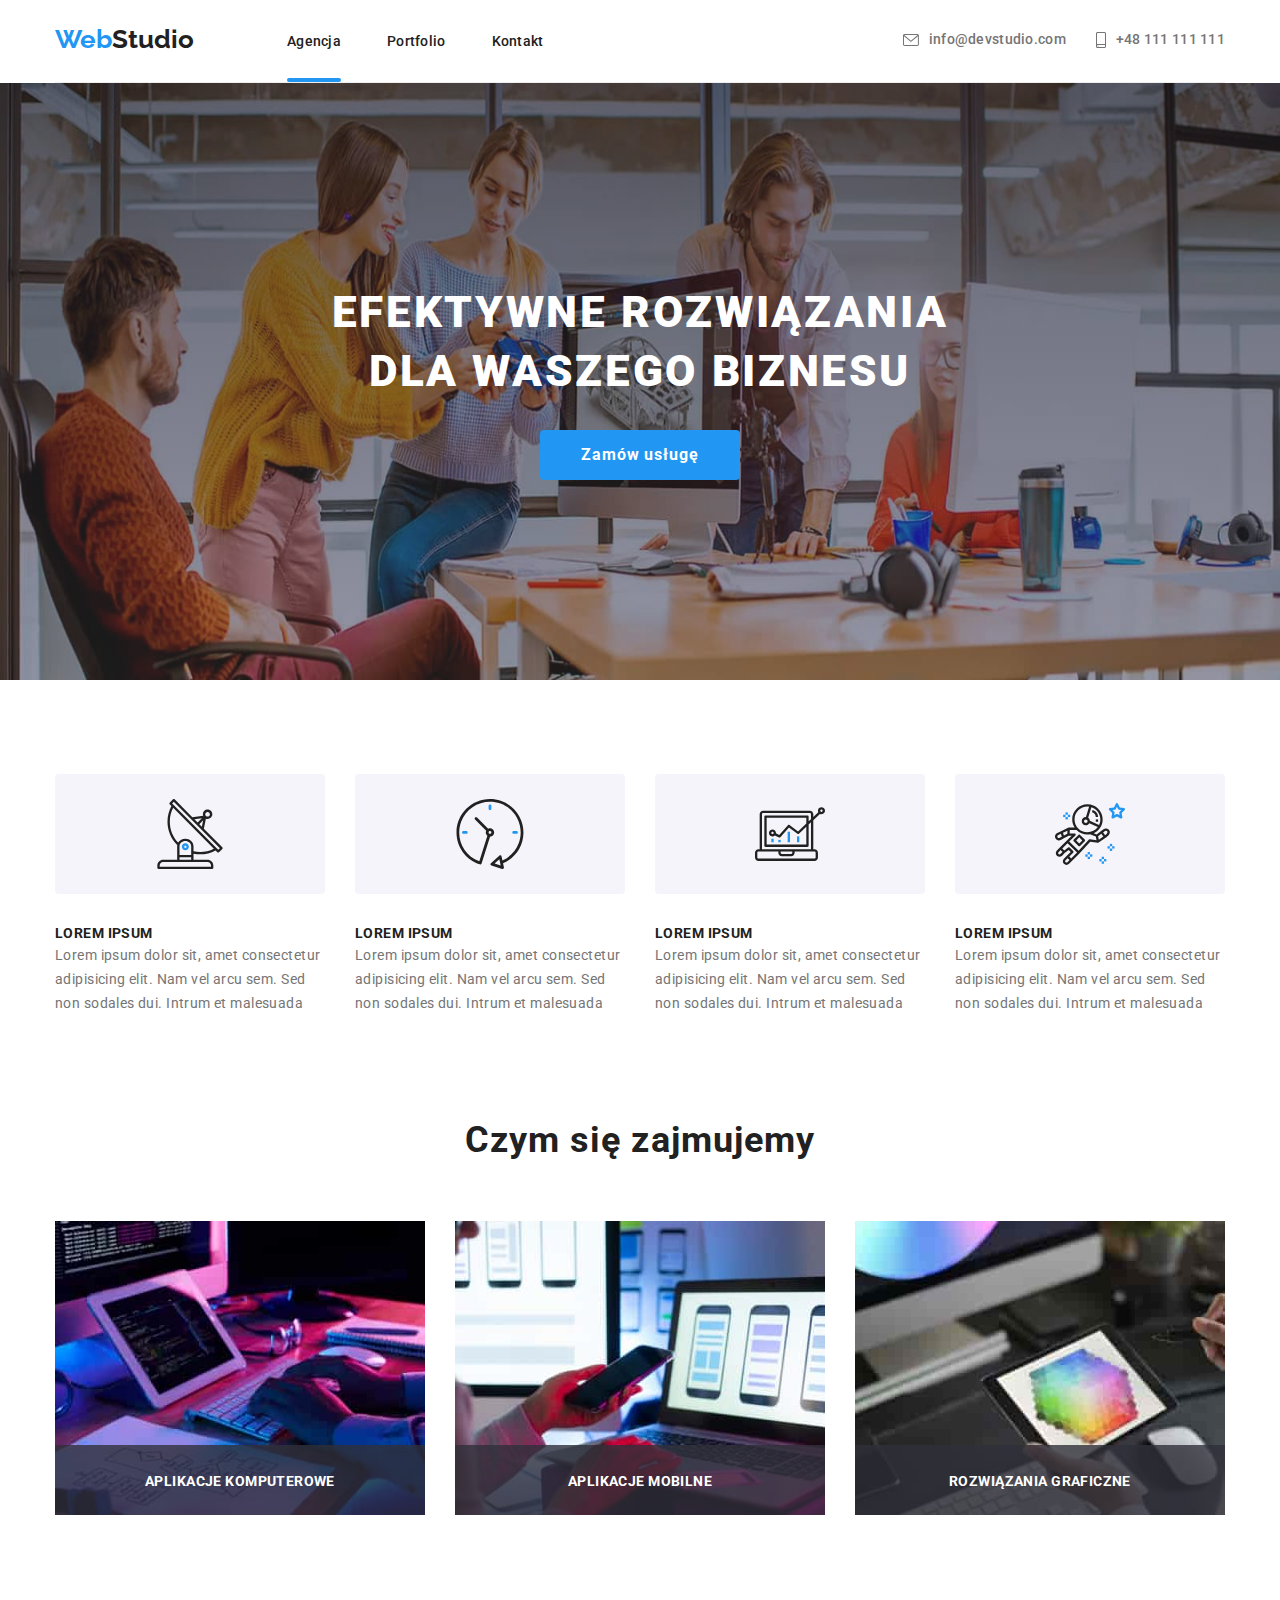
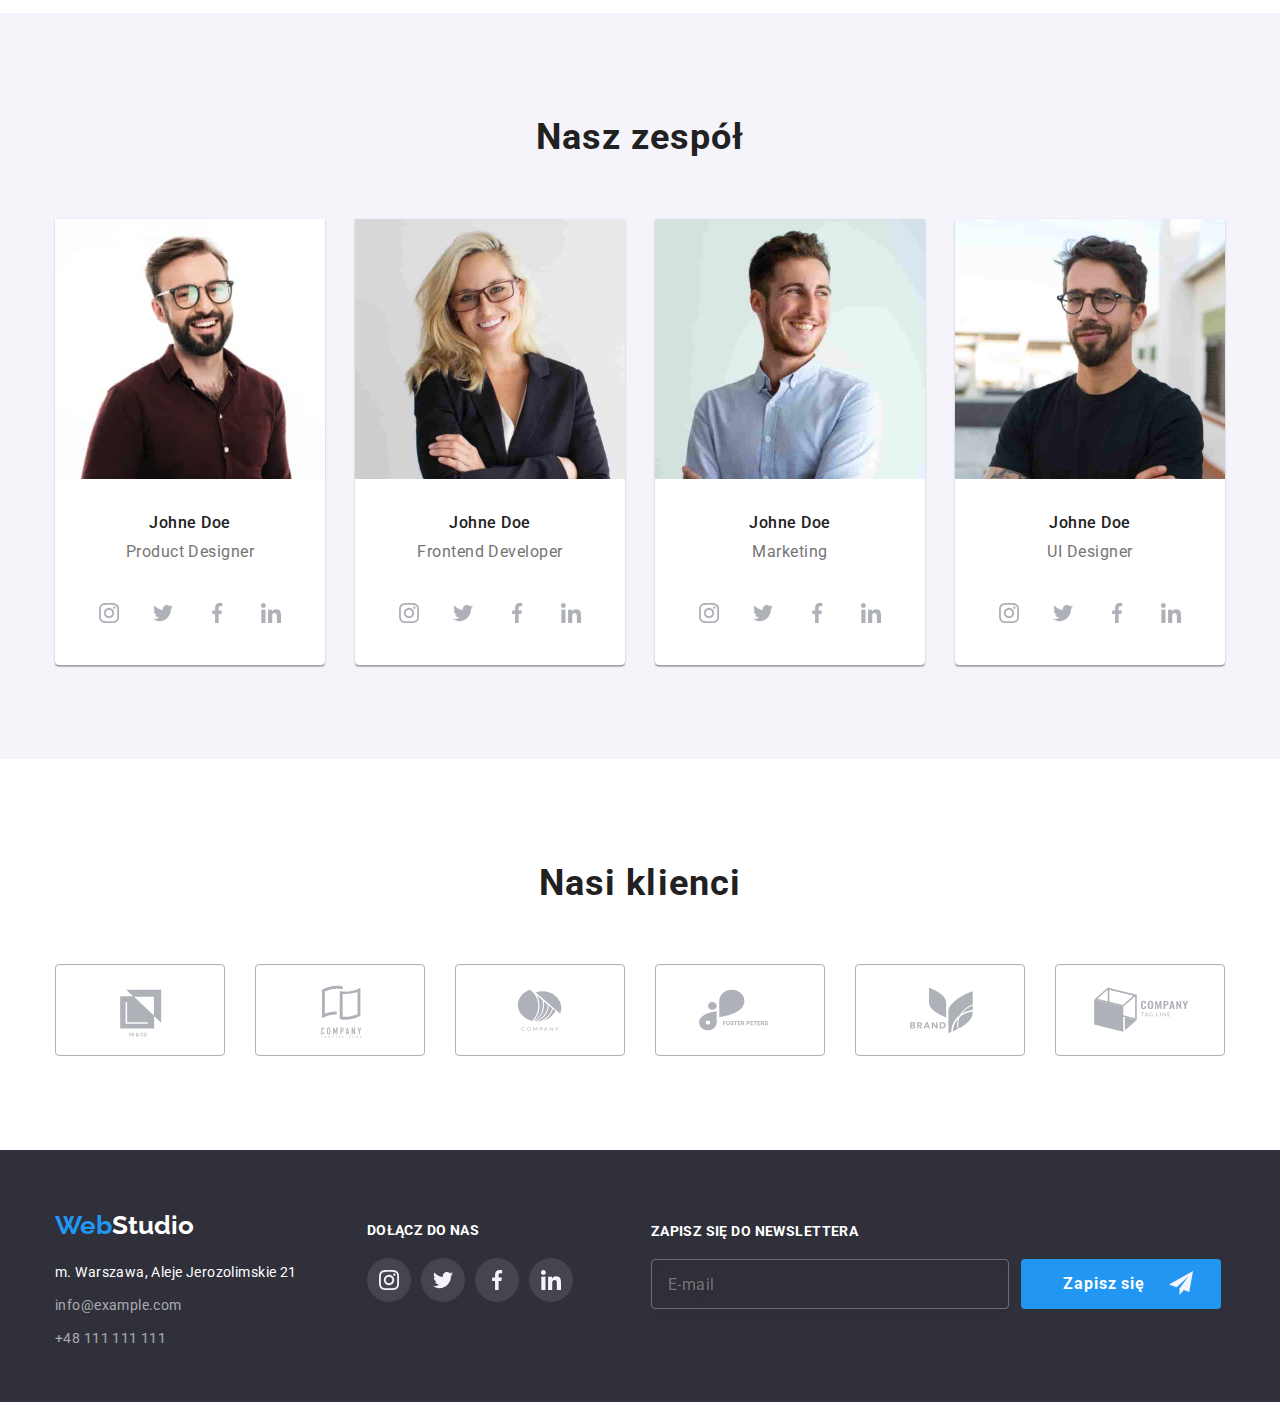
<file: index.html>
<!DOCTYPE html>
<html lang="en">
    <head>
        <meta charset="UTF-8" />
        <meta name="viewport" content="width=device-width, initial-scale=1.0" />
        <title>goit-markup-hw-06</title>
        <link
            rel="stylesheet"
            href="https://cdnjs.cloudflare.com/ajax/libs/modern-normalize/1.0.0/modern-normalize.min.css"
        />

        <link href="./css/styles.css" rel="stylesheet" />
        <link rel="preconnect" href="https://fonts.googleapis.com" />
        <link rel="preconnect" href="https://fonts.gstatic.com" crossorigin />
        <link
            href="https://fonts.googleapis.com/css2?family=Raleway:wght@700&family=Roboto:wght@400;500;700;900&display=swap"
            rel="stylesheet"
        />
    </head>
    <body>
        <header>
            <section>
                <div class="container">
                    <section class="header-top">
                        <nav class="top-part">
                            <a class="logo-h" href="#"
                                ><span class="web-word">Web</span>Studio</a
                            >
                            <ul class="header-list">
                                <li>
                                    <a
                                        class="header-agencja"
                                        href="./index.html"
                                        >Agencja</a
                                    >
                                </li>
                                <li>
                                    <a
                                        class="header-link"
                                        href="./portfolio.html"
                                        >Portfolio</a
                                    >
                                </li>
                                <li>
                                    <a
                                        class="header-link"
                                        href="#"
                                        target="_blank"
                                        >Kontakt</a
                                    >
                                </li>
                            </ul>
                        </nav>

                        <ul class="header-list-link">
                            <li>
                                <a
                                    class="header-contact"
                                    href="mailto:info@devstudio.com"
                                >
                                    <svg
                                        class="header-envelope"
                                        width="16"
                                        height="12"
                                    >
                                        <use
                                            href="./images/icons.svg#icon-envelope"
                                        ></use>
                                    </svg>
                                    info@devstudio.com
                                </a>
                            </li>
                            <li>
                                <a
                                    class="header-contact"
                                    href="tel:+48 111 111 111"
                                >
                                    <svg
                                        class="header-mobile"
                                        width="10"
                                        height="16px"
                                    >
                                        <use
                                            href="./images/icons.svg#icon-smartphone"
                                        ></use>
                                    </svg>
                                    +48 111 111 111</a
                                >
                            </li>
                        </ul>
                    </section>
                </div>
            </section>
        </header>
        <main>
            <div class="background-picture">
                <section class="motto section">
                    <div class="container">
                        <h1 class="motto-text">
                            EFEKTYWNE ROZWIĄZANIA DLA WASZEGO BIZNESU
                        </h1>
                        <button type="button" class="modal-btn" data-modal-open>
                            Zamów usługę
                        </button>
                    </div>
                </section>
            </div>
            <section>
                <div class="container">
                    <div class="whole-lorem">
                        <ul class="lorem-descrp">
                            <li>
                                <div class="icon-item">
                                    <svg width="70" height="70">
                                        <use
                                            href="./images/icons.svg#icon-antenna-1"
                                        ></use>
                                    </svg>
                                </div>
                                <h3 class="lorem-title">LOREM IPSUM</h3>
                                <p class="lorem-text">
                                    Lorem ipsum dolor sit, amet consectetur
                                    adipisicing elit. Nam vel arcu sem. Sed non
                                    sodales dui. Intrum et malesuada
                                </p>
                            </li>
                            <li>
                                <div class="icon-item">
                                    <svg width="70" height="70">
                                        <use
                                            href="./images/icons.svg#icon-clock-1"
                                        ></use>
                                    </svg>
                                </div>
                                <h3 class="lorem-title">LOREM IPSUM</h3>
                                <p class="lorem-text">
                                    Lorem ipsum dolor sit, amet consectetur
                                    adipisicing elit. Nam vel arcu sem. Sed non
                                    sodales dui. Intrum et malesuada
                                </p>
                            </li>
                            <li>
                                <div class="icon-item">
                                    <svg width="70" height="70">
                                        <use
                                            href="./images/icons.svg#icon-diagram-1"
                                        ></use>
                                    </svg>
                                </div>
                                <h3 class="lorem-title">LOREM IPSUM</h3>
                                <p class="lorem-text">
                                    Lorem ipsum dolor sit, amet consectetur
                                    adipisicing elit. Nam vel arcu sem. Sed non
                                    sodales dui. Intrum et malesuada
                                </p>
                            </li>
                            <li>
                                <div class="icon-item">
                                    <svg width="70" height="70">
                                        <use
                                            href="./images/icons.svg#icon-astronaut-1"
                                        ></use>
                                    </svg>
                                </div>
                                <h3 class="lorem-title">LOREM IPSUM</h3>
                                <p class="lorem-text">
                                    Lorem ipsum dolor sit, amet consectetur
                                    adipisicing elit. Nam vel arcu sem. Sed non
                                    sodales dui. Intrum et malesuada
                                </p>
                            </li>
                        </ul>
                    </div>
                </div>
            </section>
            <section class="section">
                <div class="container">
                    <h2 class="subtitle">Czym się zajmujemy</h2>
                    <ul class="bau">
                        <li>
                            <img
                                src="./images/tablet.jpg"
                                alt="Programowanie na
                        tablecie"
                            />
                            <div class="description-box">
                                <p class="description">APLIKACJE KOMPUTEROWE</p>
                            </div>
                        </li>
                        <li>
                            <img
                                src="./images/laptop.jpg"
                                alt="Modelowanie menu smartfonu"
                            />
                            <div class="description-box">
                                <p class="description">APLIKACJE MOBILNE</p>
                            </div>
                        </li>
                        <li>
                            <img
                                src="./images/paleta.jpg"
                                alt="Wybór kolorów z palety tabletu"
                            />
                            <div class="description-box">
                                <p class="description">ROZWIĄZANIA GRAFICZNE</p>
                            </div>
                        </li>
                    </ul>
                </div>
            </section>
            <section class="nasz-zespol section">
                <div class="container">
                    <h2 class="subtitle">Nasz zespół</h2>

                    <ul class="zespol">
                        <li class="info-block">
                            <img
                                src="./images/pan_brazowa_koszula.jpg"
                                alt="Uśmiechnięty brunet z brodą i wąsami."
                                width="270"
                                height="260"
                            />

                            <h3 class="people-name">Johne Doe</h3>

                            <p class="job-position">Product Designer</p>
                            <div class="social-network">
                                <div class="logo-sn">
                                    <svg width="20" height="20">
                                        <use
                                            href="./images/icons.svg#icon-instagram-2"
                                        ></use>
                                    </svg>
                                </div>
                                <div class="logo-sn">
                                    <svg width="20" height="20">
                                        <use
                                            href="./images/icons.svg#icon-twitter-1"
                                        ></use>
                                    </svg>
                                </div>
                                <div class="logo-sn">
                                    <svg width="20" height="20">
                                        <use
                                            href="./images/icons.svg#icon-facebook-1"
                                        ></use>
                                    </svg>
                                </div>
                                <div class="logo-sn">
                                    <svg width="20" height="20">
                                        <use
                                            href="./images/icons.svg#icon-linkedin-1"
                                        ></use>
                                    </svg>
                                </div>
                            </div>
                        </li>
                        <li class="info-block">
                            <img
                                src="./images/pani.jpg"
                                alt="Uśmiechnięta blondynka w okularach i czarnej marynarce"
                                width="270"
                                height="260"
                            />

                            <h3 class="people-name">Johne Doe</h3>

                            <p class="job-position">Frontend Developer</p>
                            <div class="social-network">
                                <div class="logo-sn">
                                    <svg width="20" height="20">
                                        <use
                                            href="./images/icons.svg#icon-instagram-2"
                                        ></use>
                                    </svg>
                                </div>
                                <div class="logo-sn">
                                    <svg width="20" height="20">
                                        <use
                                            href="./images/icons.svg#icon-twitter-1"
                                        ></use>
                                    </svg>
                                </div>
                                <div class="logo-sn">
                                    <svg width="20" height="20">
                                        <use
                                            href="./images/icons.svg#icon-facebook-1"
                                        ></use>
                                    </svg>
                                </div>
                                <div class="logo-sn">
                                    <svg width="20" height="20">
                                        <use
                                            href="./images/icons.svg#icon-linkedin-1"
                                        ></use>
                                    </svg>
                                </div>
                            </div>
                        </li>
                        <li class="info-block">
                            <img
                                src="./images/pan_jasna_koszula.jpg"
                                alt="Uśmiechnięty pan z delikatnym zarostem w jasno-niebieskiej koszuli"
                                width="270"
                                height="260"
                            />

                            <h3 class="people-name">Johne Doe</h3>

                            <p class="job-position">Marketing</p>
                            <div class="social-network">
                                <div class="logo-sn">
                                    <svg width="20" height="20">
                                        <use
                                            href="./images/icons.svg#icon-instagram-2"
                                        ></use>
                                    </svg>
                                </div>
                                <div class="logo-sn">
                                    <svg width="20" height="20">
                                        <use
                                            href="./images/icons.svg#icon-twitter-1"
                                        ></use>
                                    </svg>
                                </div>
                                <div class="logo-sn">
                                    <svg width="20" height="20">
                                        <use
                                            href="./images/icons.svg#icon-facebook-1"
                                        ></use>
                                    </svg>
                                </div>
                                <div class="logo-sn">
                                    <svg width="20" height="20">
                                        <use
                                            href="./images/icons.svg#icon-linkedin-1"
                                        ></use>
                                    </svg>
                                </div>
                            </div>
                        </li>
                        <li class="info-block">
                            <img
                                src="./images/pan_czarny_tshirt.jpg"
                                alt="Arogancko uśmiechnięty brunet w okularach"
                                width="270"
                                height="260"
                            />

                            <h3 class="people-name">Johne Doe</h3>

                            <p class="job-position">UI Designer</p>
                            <div class="social-network">
                                <div class="logo-sn">
                                    <svg width="20" height="20">
                                        <use
                                            href="./images/icons.svg#icon-instagram-2"
                                        ></use>
                                    </svg>
                                </div>
                                <div class="logo-sn">
                                    <svg width="20" height="20">
                                        <use
                                            href="./images/icons.svg#icon-twitter-1"
                                        ></use>
                                    </svg>
                                </div>
                                <div class="logo-sn">
                                    <svg width="20" height="20">
                                        <use
                                            href="./images/icons.svg#icon-facebook-1"
                                        ></use>
                                    </svg>
                                </div>
                                <div class="logo-sn">
                                    <svg width="20" height="20">
                                        <use
                                            href="./images/icons.svg#icon-linkedin-1"
                                        ></use>
                                    </svg>
                                </div>
                            </div>
                        </li>
                    </ul>
                </div>
            </section>
            <section class="section">
                <div class="container">
                    <h2 class="subtitle">Nasi klienci</h2>
                    <ul class="clients">
                        <li class="client-box">
                            <svg width="170" height="92">
                                <use
                                    href="./images/icons.svg#icon-Client-1"
                                ></use>
                            </svg>
                        </li>
                        <li class="client-box">
                            <svg width="170" height="92">
                                <use
                                    href="./images/icons.svg#icon-Client-2"
                                ></use>
                            </svg>
                        </li>
                        <li class="client-box">
                            <svg width="170" height="92">
                                <use
                                    href="./images/icons.svg#icon-Client-3"
                                ></use>
                            </svg>
                        </li>
                        <li class="client-box">
                            <svg width="170" height="92">
                                <use
                                    href="./images/icons.svg#icon-Client-4"
                                ></use>
                            </svg>
                        </li>
                        <li class="client-box">
                            <svg width="170" height="92">
                                <use
                                    href="./images/icons.svg#icon-Client-5"
                                ></use>
                            </svg>
                        </li>
                        <li class="client-box">
                            <svg width="170" height="92">
                                <use
                                    href="./images/icons.svg#icon-Client-6"
                                ></use>
                            </svg>
                        </li>
                    </ul>
                </div>
            </section>
        </main>
        <footer>
            <section class="footer">
                <div class="container">
                    <div class="footer-all">
                        <div class="left-side">
                            <a class="logo-f" href="#"
                                ><span class="web-word">Web</span
                                ><span class="studio-footer">Studio</span></a
                            >

                            <ul class="footer-list">
                                <li>
                                    <p class="place">
                                        m. Warszawa, Aleje Jerozolimskie 21
                                    </p>
                                </li>
                                <li>
                                    <a
                                        class="footer-link"
                                        href="mailto:info@example.com"
                                        >info@example.com</a
                                    >
                                </li>
                                <li>
                                    <a
                                        class="footer-link"
                                        href="tel:++48 111 111 111"
                                        >+48 111 111 111</a
                                    >
                                </li>
                            </ul>
                        </div>
                        <div class="box-join-us">
                            <div class="join-us">DOŁĄCZ DO NAS</div>
                            <div class="social-network-footer">
                                <div class="logo-sn-footer">
                                    <svg width="20" height="20">
                                        <use
                                            href="./images/icons.svg#icon-instagram-2"
                                        ></use>
                                    </svg>
                                </div>
                                <div class="logo-sn-footer">
                                    <svg width="20" height="20">
                                        <use
                                            href="./images/icons.svg#icon-twitter-1"
                                        ></use>
                                    </svg>
                                </div>
                                <div class="logo-sn-footer">
                                    <svg width="20" height="20">
                                        <use
                                            href="./images/icons.svg#icon-facebook-1"
                                        ></use>
                                    </svg>
                                </div>
                                <div class="logo-sn-footer">
                                    <svg width="20" height="20">
                                        <use
                                            href="./images/icons.svg#icon-linkedin-1"
                                        ></use>
                                    </svg>
                                </div>
                            </div>
                        </div>
                        <div class="signupbox">
                            <label for="user-email" class="label-news">
                                ZAPISZ SIĘ DO NEWSLETTERA

                                <input
                                    class="email-input"
                                    type="email"
                                    name="email"
                                    placeholder="E-mail"
                                />
                            </label>

                            <button type="button" class="news-button">
                                Zapisz się
                                <svg class="icon-send">
                                    <use
                                        href="./images/icons.svg#icon-send"
                                    ></use>
                                </svg>
                            </button>
                        </div>
                    </div>
                </div>
            </section>
        </footer>
        <div class="backdrop is-hidden" data-modal>
            <div class="modal">
                <button type="button" class="close-btn" data-modal-close>
                    <svg class="icon-btn" height="11" width="11">
                        <use href="./images/icons.svg#close-btn"></use>
                    </svg>
                </button>
                <div class="modal-form">
                    <p class="info-form">
                        Zostaw swoje dane w formularzu poniżej
                    </p>
                    <form name="name of person" class="form-data">
                        <fieldset class="field-set">
                            <label for="name" class="label">Imie</label>
                            <svg class="icon-field" width="12" height="12">
                                <use href="./images/icons.svg#icon-name"></use>
                            </svg>
                            <input type="text" id="name" class="name-input" />
                        </fieldset>
                    </form>
                    <form name="mobile phone" class="form-data">
                        <fieldset class="field-set">
                            <label for="mobile-phone" class="label"
                                >Telefon</label
                            >
                            <svg class="icon-field" width="13" height="13">
                                <use href="./images/icons.svg#icon-phone"></use>
                            </svg>
                            <input
                                type="tel"
                                id="mobile-phone"
                                class="name-input"
                            />
                        </fieldset>
                    </form>
                    <form name="email data" class="form-data">
                        <fieldset class="field-set">
                            <label for="email" class="label">Email</label>
                            <svg class="icon-field" width="15" height="12">
                                <use href="./images/icons.svg#icon-mail"></use>
                            </svg>
                            <input type="tel" id="email" class="name-input" />
                        </fieldset>
                    </form>
                    <form name="commets field" class="form-data">
                        <fieldset class="field-comments">
                            <label for="comments" class="label"
                                >Komentarz</label
                            >

                            <textarea
                                name="comments-section"
                                id="comments"
                                class="comment-input"
                                placeholder="Wprowadź tekst"
                                rows="5"
                            ></textarea>
                        </fieldset>
                    </form>
                    <label for="checkme" class="checkboxlabel">
                        <input type="checkbox" id="checkme" class="checker" />

                        <svg class="bug" width="16" height="15">
                            <use href="./images/icons.svg#icon-mark"></use>
                        </svg>
                        <div class="checkboxborder"></div>
                        Oświadczam iż akceptuję
                        <a href="#" target="_blank" class="send-policy"
                            >Regulamin
                        </a>
                        i
                        <a href="#" target="_blank" class="send-policy"
                            >Politykę Prywatności.</a
                        >
                    </label>
                    <button type="button" class="sendbtn">Wyślij</button>
                </div>
            </div>
        </div>
        <script src="./modal.js"></script>
    </body>
</html>
</file>
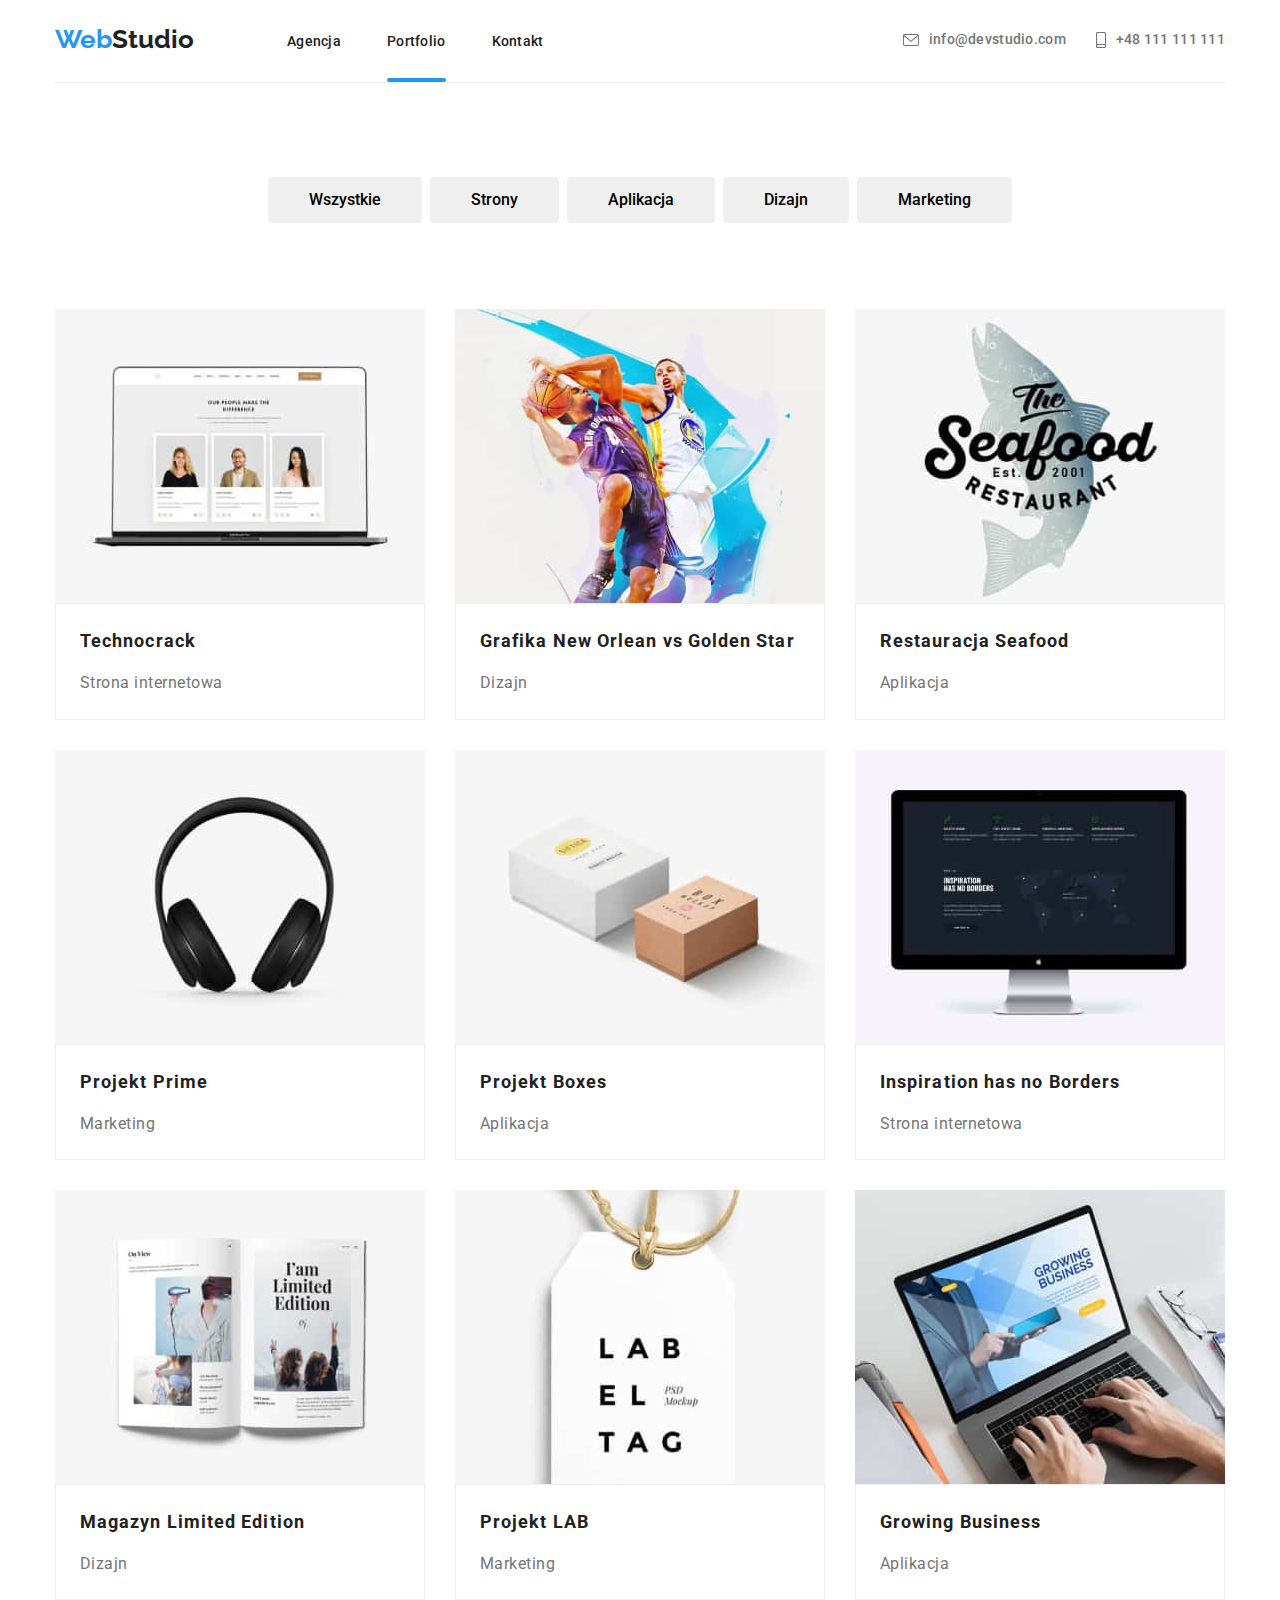
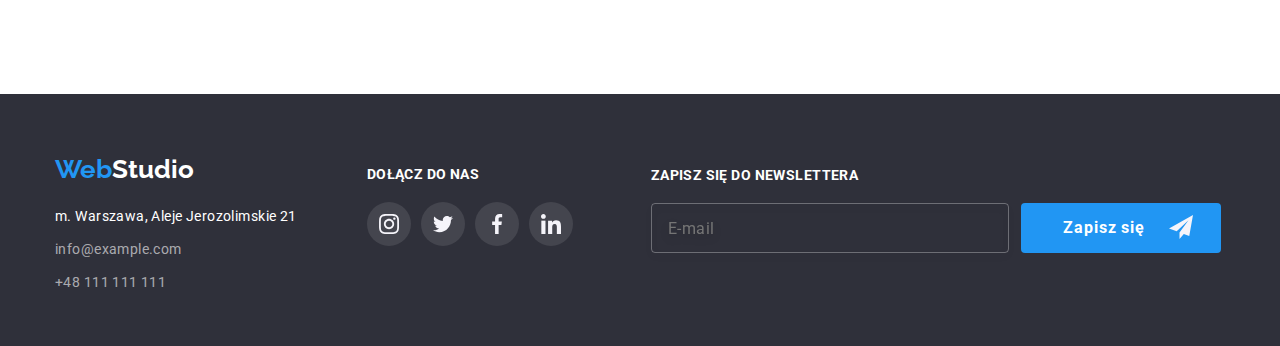
<file: portfolio.html>
<!DOCTYPE html>
<html lang="en">
    <head>
        <meta charset="UTF-8" />
        <meta name="viewport" content="width=device-width, initial-scale=1.0" />
        <title>goit-markup-hw-05</title>
        <link
            rel="stylesheet"
            href="https://cdnjs.cloudflare.com/ajax/libs/modern-normalize/1.0.0/modern-normalize.min.css"
        />
        <link href="./css/styles.css" rel="stylesheet" />
        <link rel="preconnect" href="https://fonts.googleapis.com" />
        <link rel="preconnect" href="https://fonts.gstatic.com" crossorigin />
        <link
            href="https://fonts.googleapis.com/css2?family=Raleway:wght@700&family=Roboto:wght@400;500;700;900&display=swap"
            rel="stylesheet"
        />
    </head>
    <body>
        <header>
            <section>
                <div class="container">
                    <section class="header-top">
                        <nav class="top-part">
                            <a class="logo-h" href="#"
                                ><span class="web-word">Web</span>Studio</a
                            >
                            <ul class="header-list">
                                <li>
                                    <a class="header-link" href="./index.html"
                                        >Agencja</a
                                    >
                                </li>
                                <li>
                                    <a
                                        class="header-portfolio"
                                        href="./portfolio.html"
                                        >Portfolio</a
                                    >
                                </li>
                                <li>
                                    <a class="header-link" href="#">Kontakt</a>
                                </li>
                            </ul>
                        </nav>

                        <ul class="header-list-link">
                            <li>
                                <a
                                    class="header-contact"
                                    href="mailto:info@devstudio.com"
                                >
                                    <svg
                                        class="header-envelope"
                                        width="16"
                                        height="12"
                                    >
                                        <use
                                            href="./images/icons.svg#icon-envelope"
                                        ></use>
                                    </svg>
                                    info@devstudio.com
                                </a>
                            </li>
                            <li>
                                <a
                                    class="header-contact"
                                    href="tel:+48 111 111 111"
                                >
                                    <svg
                                        class="header-mobile"
                                        width="10"
                                        height="16px"
                                    >
                                        <use
                                            href="./images/icons.svg#icon-smartphone"
                                        ></use>
                                    </svg>
                                    +48 111 111 111</a
                                >
                            </li>
                        </ul>
                    </section>
                </div>
            </section>
        </header>
        <main>
            <section class="section">
                <div class="container">
                    <div class="navigation">
                        <button type="button" class="button">Wszystkie</button>
                        <button type="button" class="button">Strony</button>
                        <button type="button" class="button">Aplikacja</button>
                        <button type="button" class="button">Dizajn</button>
                        <button type="button" class="button">Marketing</button>
                    </div>
                </div>
            </section>
            <section class="pictures">
                <div class="container">
                    <ul class="projects">
                        <li class="info-block-two">
                            <div class="bluebox-background">
                                <div class="bluebox">
                                    <p class="bluebox-text">
                                        Technocrack jest popularną platformą
                                        wykorzystywaną do rozpowszechniania
                                        koronawirusa. Firmy wykorzystują tę
                                        platformę do celów szpiegowskich i
                                        ataków na niezabezpieczone serwery
                                        konkurencji
                                    </p>
                                </div>
                                <img
                                    class="picture"
                                    src="./images/technocrack.jpg"
                                    alt="Menu strony w internecie."
                                    width="370"
                                    height="294"
                                />
                            </div>
                            <div class="borderline">
                                <h3 class="proj-title">Technocrack</h3>
                                <p class="proj-description">
                                    Strona internetowa
                                </p>
                            </div>
                        </li>
                        <li class="info-block-two">
                            <div class="bluebox-background">
                                <div class="bluebox">
                                    <p class="bluebox-text">
                                        Technocrack jest popularną platformą
                                        wykorzystywaną do rozpowszechniania
                                        koronawirusa. Firmy wykorzystują tę
                                        platformę do celów szpiegowskich i
                                        ataków na niezabezpieczone serwery
                                        konkurencji
                                    </p>
                                </div>
                                <img
                                    class="picture"
                                    src="./images/grafika_new_orlean.jpg"
                                    alt="Koszykarze walczą o piłkę"
                                    width="370"
                                    height="294"
                                />
                            </div>
                            <div class="borderline">
                                <h3 class="proj-title">
                                    Grafika New Orlean vs Golden Star
                                </h3>
                                <p class="proj-description">Dizajn</p>
                            </div>
                        </li>
                        <li class="info-block-two">
                            <div class="bluebox-background">
                                <div class="bluebox">
                                    <p class="bluebox-text">
                                        Technocrack jest popularną platformą
                                        wykorzystywaną do rozpowszechniania
                                        koronawirusa. Firmy wykorzystują tę
                                        platformę do celów szpiegowskich i
                                        ataków na niezabezpieczone serwery
                                        konkurencji
                                    </p>
                                </div>
                                <img
                                    class="picture"
                                    src="./images/seafood.jpg"
                                    alt="Logo restauracji"
                                    width="370"
                                    height="294"
                                />
                            </div>
                            <div class="borderline">
                                <h3 class="proj-title">Restauracja Seafood</h3>
                                <p class="proj-description">Aplikacja</p>
                            </div>
                        </li>
                        <li class="info-block-two">
                            <div class="bluebox-background">
                                <div class="bluebox">
                                    <p class="bluebox-text">
                                        Technocrack jest popularną platformą
                                        wykorzystywaną do rozpowszechniania
                                        koronawirusa. Firmy wykorzystują tę
                                        platformę do celów szpiegowskich i
                                        ataków na niezabezpieczone serwery
                                        konkurencji
                                    </p>
                                </div>
                                <img
                                    class="picture"
                                    src="./images/prime.jpg"
                                    alt="Czarne słuchawki z dużymi nausznikami"
                                    width="370"
                                    height="294"
                                />
                            </div>
                            <div class="borderline">
                                <h3 class="proj-title">Projekt Prime</h3>
                                <p class="proj-description">Marketing</p>
                            </div>
                        </li>
                        <li class="info-block-two">
                            <div class="bluebox-background">
                                <div class="bluebox">
                                    <p class="bluebox-text">
                                        Technocrack jest popularną platformą
                                        wykorzystywaną do rozpowszechniania
                                        koronawirusa. Firmy wykorzystują tę
                                        platformę do celów szpiegowskich i
                                        ataków na niezabezpieczone serwery
                                        konkurencji
                                    </p>
                                </div>
                                <img
                                    class="picture"
                                    src="./images/boxes.jpg"
                                    alt="Dwa pudełka - białe i brązowe"
                                    width="370"
                                    height="294"
                                />
                            </div>
                            <div class="borderline">
                                <h3 class="proj-title">Projekt Boxes</h3>

                                <p class="proj-description">Aplikacja</p>
                            </div>
                        </li>
                        <li class="info-block-two">
                            <div class="bluebox-background">
                                <div class="bluebox">
                                    <p class="bluebox-text">
                                        Technocrack jest popularną platformą
                                        wykorzystywaną do rozpowszechniania
                                        koronawirusa. Firmy wykorzystują tę
                                        platformę do celów szpiegowskich i
                                        ataków na niezabezpieczone serwery
                                        konkurencji
                                    </p>
                                </div>
                                <img
                                    class="picture"
                                    src="./images/no_borders.jpg"
                                    alt="Strona główna na ekranie monitora"
                                    width="370"
                                    height="294"
                                />
                            </div>
                            <div class="borderline">
                                <h3 class="proj-title">
                                    Inspiration has no Borders
                                </h3>
                                <p class="proj-description">
                                    Strona internetowa
                                </p>
                            </div>
                        </li>
                        <li class="info-block-two">
                            <div class="bluebox-background">
                                <div class="bluebox">
                                    <p class="bluebox-text">
                                        Technocrack jest popularną platformą
                                        wykorzystywaną do rozpowszechniania
                                        koronawirusa. Firmy wykorzystują tę
                                        platformę do celów szpiegowskich i
                                        ataków na niezabezpieczone serwery
                                        konkurencji
                                    </p>
                                </div>
                                <img
                                    class="picture"
                                    src="./images/limited_edition.jpg"
                                    alt="Otwarte czasopismo"
                                    width="370"
                                    height="294"
                                />
                            </div>
                            <div class="borderline">
                                <h3 class="proj-title">
                                    Magazyn Limited Edition
                                </h3>

                                <p class="proj-description">Dizajn</p>
                            </div>
                        </li>
                        <li class="info-block-two">
                            <div class="bluebox-background">
                                <div class="bluebox">
                                    <p class="bluebox-text">
                                        Technocrack jest popularną platformą
                                        wykorzystywaną do rozpowszechniania
                                        koronawirusa. Firmy wykorzystują tę
                                        platformę do celów szpiegowskich i
                                        ataków na niezabezpieczone serwery
                                        konkurencji
                                    </p>
                                </div>
                                <img
                                    class="picture"
                                    src="./images/lab.jpg"
                                    alt="Metka z liścikiem"
                                    width="370"
                                    height="294"
                                />
                            </div>
                            <div class="borderline">
                                <h3 class="proj-title">Projekt LAB</h3>

                                <p class="proj-description">Marketing</p>
                            </div>
                        </li>
                        <li class="info-block-two">
                            <div class="bluebox-background">
                                <div class="bluebox">
                                    <p class="bluebox-text">
                                        Technocrack jest popularną platformą
                                        wykorzystywaną do rozpowszechniania
                                        koronawirusa. Firmy wykorzystują tę
                                        platformę do celów szpiegowskich i
                                        ataków na niezabezpieczone serwery
                                        konkurencji
                                    </p>
                                </div>
                                <img
                                    class="picture"
                                    src="./images/growing_business.jpg"
                                    alt="Praca na laptopie"
                                    width="370"
                                    height="294"
                                />
                            </div>
                            <div class="borderline">
                                <h3 class="proj-title">Growing Business</h3>

                                <p class="proj-description">Aplikacja</p>
                            </div>
                        </li>
                    </ul>
                </div>
            </section>
        </main>
        <footer>
            <section class="footer">
                <div class="container">
                    <div class="footer-all">
                        <div class="left-side">
                            <a class="logo-f" href="#"
                                ><span class="web-word">Web</span
                                ><span class="studio-footer">Studio</span></a
                            >

                            <ul class="footer-list">
                                <li>
                                    <p class="place">
                                        m. Warszawa, Aleje Jerozolimskie 21
                                    </p>
                                </li>
                                <li>
                                    <a
                                        class="footer-link"
                                        href="mailto:info@example.com"
                                        >info@example.com</a
                                    >
                                </li>
                                <li>
                                    <a
                                        class="footer-link"
                                        href="tel:++48 111 111 111"
                                        >+48 111 111 111</a
                                    >
                                </li>
                            </ul>
                        </div>
                        <div class="box-join-us">
                            <div class="join-us">DOŁĄCZ DO NAS</div>
                            <div class="social-network-footer">
                                <div class="logo-sn-footer">
                                    <svg width="20" height="20">
                                        <use
                                            href="./images/icons.svg#icon-instagram-2"
                                        ></use>
                                    </svg>
                                </div>
                                <div class="logo-sn-footer">
                                    <svg width="20" height="20">
                                        <use
                                            href="./images/icons.svg#icon-twitter-1"
                                        ></use>
                                    </svg>
                                </div>
                                <div class="logo-sn-footer">
                                    <svg width="20" height="20">
                                        <use
                                            href="./images/icons.svg#icon-facebook-1"
                                        ></use>
                                    </svg>
                                </div>
                                <div class="logo-sn-footer">
                                    <svg width="20" height="20">
                                        <use
                                            href="./images/icons.svg#icon-linkedin-1"
                                        ></use>
                                    </svg>
                                </div>
                            </div>
                        </div>
                        <div class="signupbox">
                            <label for="user-email" class="label-news">
                                ZAPISZ SIĘ DO NEWSLETTERA

                                <input
                                    class="email-input"
                                    type="email"
                                    name="email"
                                    placeholder="E-mail"
                                />
                            </label>

                            <button type="button" class="news-button">
                                Zapisz się
                                <svg class="icon-send">
                                    <use
                                        href="./images/icons.svg#icon-send"
                                    ></use>
                                </svg>
                            </button>
                        </div>
                    </div>
                </div>
            </section>
        </footer>
    </body>
</html>
</file>
<file: css/styles.css>
*,
*::after,
*::before {
    margin: 0;
    padding: 0;
}

:root {
    --active-color: #2196f3;
    --bcg2-color: #f5f4fa;
    --bcg1-color: #2f303a;
    --default-color: #212121;
}

body {
    font-family: "Roboto", sans-serif;
    color: var(--default-color);
    width: 100%;
}

.section {
    padding: 94px 0px;
}

.container {
    margin: 0 auto;
    width: 100%;
    max-width: 1200px;
    padding: 0 15px;
}

/* Subtitle to klasa dla h2*/

.subtitle {
    font-size: 36px;
    line-height: 1.7;
    text-align: center;
    letter-spacing: 0.03em;
    padding-bottom: 50px;
    margin: 0px;
}

/* HEADER */

.header-top {
    display: flex;
    justify-content: space-between;
    border-bottom: 1px solid #eeeeee;
}

.top-part {
    display: flex;
}

.logo-h {
    font-family: "Raleway";
    font-weight: 700;
    font-size: 26px;
    line-height: 31px;
    text-decoration: none;
    text-align: center;

    color: var(--default-color);
    margin-top: 24px;
    margin-right: 93px;
    margin-bottom: 25px;
}
.logo-h:visited {
    color: var(--default-color);
}

.web-word {
    color: var(--active-color);
}

.header-list {
    list-style: none;
    display: flex;
    justify-content: space-around;
    flex-wrap: wrap;

    padding-left: 0px;
    margin-top: 32px;
    margin-bottom: 32px;
    gap: 46px;
}

.header-link {
    position: relative;
    font-weight: 500;
    font-size: 14px;
    line-height: 1.14;
    letter-spacing: 0.02em;
    text-decoration: none;
    color: var(--default-color);
    transition-property: color;
    transition-duration: 250ms;
    transition-timing-function: cubic-bezier(0.4, 0, 0.2, 1);
}

.header-link:hover {
    cursor: pointer;
    color: var(--active-color);
}

.header-agencja {
    position: relative;
    font-weight: 500;
    font-size: 14px;
    line-height: 1.14;
    letter-spacing: 0.02em;
    text-decoration: none;
    color: var(--default-color);
    transition-property: color;
    transition-duration: 250ms;
    transition-timing-function: cubic-bezier(0.4, 0, 0.2, 1);
}

.header-agencja:hover {
    cursor: pointer;
    color: var(--active-color);
}

.header-agencja::after {
    position: absolute;
    content: "";
    height: 4px;
    background-color: #2196f3;
    width: 100%;
    border-radius: 2px;
    bottom: -33px;
    left: 0px;
}

.header-portfolio {
    position: relative;
    font-weight: 500;
    font-size: 14px;
    line-height: 1.14;
    letter-spacing: 0.02em;
    text-decoration: none;
    color: var(--default-color);
    transition-property: color;
    transition-duration: 250ms;
    transition-timing-function: cubic-bezier(0.4, 0, 0.2, 1);
}

.header-portfolio:hover {
    cursor: pointer;
    color: var(--active-color);
}

.header-portfolio::after {
    position: absolute;
    content: "";
    display: inline-block;
    height: 4px;
    background-color: #2196f3;
    width: 100%;
    border-radius: 2px;
    bottom: -33px;
    left: 0px;
}

.header-list-link {
    list-style: none;
    display: flex;
    justify-items: flex-end;
    flex-wrap: wrap;
    padding-left: 0px;
    margin-top: 32px;
    margin-bottom: 32px;
    gap: 30px;
}

.header-mobile {
    margin-right: 10px;
}

.header-contact {
    display: flex;
    flex-direction: row;
    align-items: center;
    font-weight: 500;
    font-size: 14px;
    line-height: 1.14;
    letter-spacing: 0.02em;
    text-decoration: none;
    color: #757575;
    fill: #757575;
    transition-property: color, fill;
    transition-duration: 250ms;
    transition-timing-function: cubic-bezier(0.4, 0, 0.2, 1);
}

.header-contact:hover {
    cursor: pointer;
    color: var(--active-color);
    fill: var(--active-color);
}

.header-contact:focus {
    color: var(--active-color);
    outline: none;
}

.header-envelope {
    margin-right: 10px;
}

/* MAIN */
/* Pierwsza sekcja */
.background-picture {
    background-image: linear-gradient(
            rgba(47, 48, 58, 0.4),
            rgba(255, 255, 255, 0.1)
        ),
        url(./../images/backgroundpicture.jpg);
    background-repeat: round;
}

.motto {
    background-color: transparent;
    padding-top: 200px;
    padding-bottom: 200px;
}
.motto-text {
    font-weight: 900;
    font-size: 44px;
    line-height: 1.33;
    letter-spacing: 0.06em;
    text-transform: uppercase;
    text-align: center;

    padding: 0px 252px 30px 252px;

    margin-left: auto;
    margin-right: auto;
    color: #ffffff;
}

.modal-btn {
    border: none;
    cursor: pointer;
    display: block;

    background-color: var(--active-color);
    font-family: inherit;
    font-style: normal;
    font-weight: 700;
    font-size: 16px;
    line-height: 1.86;
    border-radius: 4px;
    padding: 0px;

    margin: auto;

    padding: 10px 41px;

    align-items: center;
    text-align: center;
    letter-spacing: 0.06em;

    color: #ffffff;
}

/* Druga sekcja */
.whole-lorem {
    padding-top: 94px;
}
.icon-item {
    display: flex;
    align-items: center;
    justify-content: center;
    background-color: #f5f4fa;
    width: 270px;
    height: 120px;
    margin-bottom: 30px;
    border-radius: 4px;
}

.lorem-descrp {
    list-style: none;
    display: flex;
    justify-content: center;
    gap: 30px;
    align-items: center;
}
.lorem-object {
    display: block;
    margin: 0 auto;
}
.lorem-title {
    display: block;
    font-size: 14px;
    line-height: 1.42;
    letter-spacing: 0.03em;
    text-transform: uppercase;
}
.lorem-text {
    font-size: 14px;
    line-height: 1.71;
    letter-spacing: 0.03em;
    color: #757575;
    width: 270px;
}

/* Trzecia sekcja*/

.bau {
    position: relative;
    list-style: none;
    display: flex;
    justify-content: center;
    gap: 30px;
    padding-left: 0px;
}

.bau-element {
    position: relative;
}
.description-box {
    position: absolute;
    width: 370px;
    height: 70px;
    bottom: 4px;

    background: rgba(47, 48, 58, 0.8);
}
.description {
    font-weight: 700;
    font-size: 14px;
    line-height: 1.42;
    letter-spacing: 0.03em;
    text-transform: uppercase;
    color: #ffffff;
    text-align: center;
    padding-top: 27px;
}

/* Czwarta sekcja*/

.nasz-zespol {
    background-color: #f5f4fa;
}
.zespol {
    list-style: none;
    display: flex;
    padding-left: 0px;
    justify-content: center;
    gap: 30px;
    border-bottom-left-radius: 4px;
    border-bottom-right-radius: 4px;
}
.info-block {
    background: #ffffff;

    box-shadow: 0px 1px 3px rgba(0, 0, 0, 0.12), 0px 1px 1px rgba(0, 0, 0, 0.14),
        0px 2px 1px rgba(0, 0, 0, 0.2);
    border-radius: 0px 0px 4px 4px;
}
.people-name {
    font-weight: 500;
    font-size: 16px;
    line-height: 1.19;
    padding-top: 30px;
    padding-bottom: 10px;

    text-align: center;
    letter-spacing: 0.03em;
}
.job-position {
    font-size: 16px;
    line-height: 19px;

    text-align: center;
    letter-spacing: 0.03em;
    padding-bottom: 30px;

    color: #757575;
}
.social-network {
    display: flex;
    flex-direction: row;
    justify-content: center;

    gap: 10px;
    padding-bottom: 30px;
}
.logo-sn {
    display: flex;
    justify-content: center;
    align-items: center;
    fill: #afb1b8;
    width: 44px;
    height: 44px;
    border-radius: 50%;
    transition-property: background-color, fill;
    transition-duration: 250ms;
    transition-timing-function: cubic-bezier(0.4, 0, 0.2, 1);
}

.logo-sn:hover {
    cursor: pointer;
    background-color: var(--active-color);
    fill: var(--bcg2-color);
}

/* CLIENT */

.clients {
    list-style: none;
    display: flex;
    flex-direction: row;
    justify-content: center;
    align-items: center;
    gap: 30px;
}
.client-box {
    width: 170px;
    height: 92px;
    border: 1px solid #afb1b8;
    border-radius: 4px;
    fill: #afb1b8;
    transition-property: fill, border;
    transition-duration: 250ms;
    transition-timing-function: cubic-bezier(0.4, 0, 0.2, 1);
}

.client-box:hover {
    cursor: pointer;
    border: 1px solid #2196f3;
    border-radius: 4px;
    fill: var(--active-color);
    fill: var(--active-color);
}

/* FOOTER */

.footer {
    background-color: var(--bcg1-color);
}
.footer-all {
    display: flex;
    flex-direction: row;
}
.left-side {
    display: flex;
    flex-direction: column;
}
.logo-f {
    display: block;
    font-family: "Raleway";
    font-weight: 700;
    font-size: 26px;
    line-height: 31px;
    padding-top: 60px;
    margin-bottom: 20px;
    text-decoration: none;

    color: var(--default-color);
}
.logo-f:visited {
    color: var(--default-color);
}
.footer-list {
    list-style: none;
    display: flex;
    flex-direction: column;
    padding-left: 0px;
    gap: 9px;
}
.place {
    font-size: 14px;
    line-height: 1.71;
    font-style: normal;

    letter-spacing: 0.03em;

    margin-bottom: auto;
    color: #ffffff;
}
.studio-footer {
    color: #ffffff;
}

.footer-link {
    font-size: 14px;
    line-height: 1.71;

    letter-spacing: 0.03em;

    color: rgba(255, 255, 255, 0.6);
    text-decoration: none;
}
.footer-link:hover {
    cursor: pointer;
    color: var(--active-color);
}

.footer-link:focus {
    color: var(--active-color);
    outline: none;
}
.box-join-us {
    display: flex;
    flex-direction: column;
    align-items: flex-start;
}
.join-us {
    font-family: "Roboto";
    font-style: normal;
    font-weight: 700;
    font-size: 14px;
    padding-top: 72px;
    line-height: 16px;
    letter-spacing: 0.03em;

    color: #ffffff;
    padding-left: 70px;
    padding-bottom: 20px;
}
.social-network-footer {
    display: flex;
    flex-direction: row;
    justify-content: center;
    align-items: center;

    gap: 10px;
    padding-bottom: 100px;
    padding-left: 70px;
}
.logo-sn-footer {
    display: flex;
    justify-content: center;
    align-items: center;
    width: 44px;
    height: 44px;
    border-radius: 50%;
    background: rgba(255, 255, 255, 0.1);
    fill: var(--bcg2-color);
    transition-property: background-color, fill;
    transition-duration: 250ms;
    transition-timing-function: cubic-bezier(0.4, 0, 0.2, 1);
}
.logo-sn-footer:hover {
    cursor: pointer;
    background-color: var(--active-color);
}

.signupbox {
    display: flex;
    align-items: center;
    position: relative;

    margin-left: 78px;
    gap: 12px;
}

.label-news {
    display: flex;
    flex-direction: column;

    font-family: "Roboto";
    font-style: normal;
    font-weight: 700;
    font-size: 14px;
    line-height: 16px;
    letter-spacing: 0.03em;
    text-transform: uppercase;

    color: #ffffff;
    padding-bottom: 20px;
}

.email-input {
    font-family: "Roboto";
    font-style: normal;
    font-weight: 400;
    font-size: 16px;
    line-height: 20px;
    display: flex;
    align-items: center;
    letter-spacing: 0.03em;
    width: 358px;
    height: 50px;
    padding-top: 15px;
    padding-bottom: 15px;
    padding-left: 16px;
    border: 1px solid rgba(255, 255, 255, 0.3);
    filter: drop-shadow(0px 4px 4px rgba(0, 0, 0, 0.15));
    border-radius: 4px;
    margin-top: 20px;
    background-color: transparent;

    color: rgba(255, 255, 255, 0.6);
}

.email-input:focus {
    outline: none;
}

.news-button {
    border: none;
    cursor: pointer;
    display: block;
    width: 200px;
    height: 50px;
    margin-top: 15px;

    background-color: var(--active-color);
    font-family: inherit;
    font-style: normal;
    font-weight: 700;
    font-size: 16px;
    line-height: 1.86;
    border-radius: 4px;

    padding: 10px 28px 10px 42px;

    text-align: left;
    letter-spacing: 0.06em;

    color: #ffffff;
}

.icon-send {
    position: absolute;
    width: 24px;
    height: 24px;
    margin-top: 2px;
    margin-left: 24px;

    fill: var(--bcg2-color);
}
/* druga strona */
/* MAIN*/

/* przyciski */

.navigation {
    display: flex;
    flex-wrap: wrap;
    flex-direction: row;
    justify-content: center;
    height: 38px;
    gap: 8px;
}
.button {
    border: none;
    cursor: pointer;
    display: block;

    font-family: inherit;
    font-weight: 500;
    font-size: 16px;
    line-height: 1.62;
    border-radius: 4px;
    padding: 10px 41px;

    transition-property: box-shadow, background-color, color;
    transition-duration: 250ms;
    transition-timing-function: cubic-bezier(0.4, 0, 0.2, 1);
}
.button:hover {
    background-color: var(--active-color);
    box-shadow: 0px 3px 1px rgba(0, 0, 0, 0.1), 0px 1px 2px rgba(0, 0, 0, 0.08),
        0px 2px 2px rgba(0, 0, 0, 0.12);

    color: #ffffff;
}
.button:focus {
    background-color: var(--active-color);
    color: #ffffff;
    outline: none;
    box-shadow: 0px 3px 1px rgba(0, 0, 0, 0.1), 0px 1px 2px rgba(0, 0, 0, 0.08),
        0px 2px 2px rgba(0, 0, 0, 0.12);
}
.button:active {
    background-color: var(--active-color);
}

/* Obrazy */

.pictures {
    display: block;
}
.projects {
    list-style: none;
    display: flex;
    flex-wrap: wrap;
    flex-direction: row;
    justify-content: space-between;
    padding-left: 0px;
    margin: 0px;
    gap: 30px;
    padding-bottom: 94px;
}
.info-block-two {
    flex-basis: calc((100% - 60px) / 3);
    background: #ffffff;
    width: 370px;
    transition-property: box-shadow;
    transition-duration: 250ms;
}
.info-block-two:hover,
.info-block-two:hover .bluebox {
    cursor: pointer;
    box-shadow: 0px 1px 1px rgba(0, 0, 0, 0.12), 0px 4px 4px rgba(0, 0, 0, 0.06),
        1px 4px 6px rgba(0, 0, 0, 0.16);
    transform: translateY(0);
    transition-timing-function: cubic-bezier(0.4, 0, 0.2, 1);
}
.bluebox-background {
    position: relative;
    overflow: hidden;
    z-index: 1;
}

.bluebox {
    border: 0px;
    position: absolute;
    width: 100%;
    height: 100%;
    background-color: rgba(33, 150, 243, 0.9);
    transform: translateY(100%);
    transition: transform 250ms;
    transition-timing-function: cubic-bezier(0.4, 0, 0.2, 1);
}

.bluebox-text {
    font-weight: 400;
    font-size: 18px;
    line-height: 28px;
    letter-spacing: 0.03em;
    color: #ffffff;
    padding-top: 49px;
    padding-left: 24px;
    padding-right: 45px;
}
.borderline {
    border: 1px solid #eeeeee;
}

.picture {
    display: block;
    margin-left: auto;
    margin-right: auto;
}
.proj-title {
    font-weight: 700;
    font-size: 18px;
    line-height: 1.89;
    letter-spacing: 0.06em;
    color: var(--default-color);
    width: 322px;
    height: 36px;

    margin: 20px 24px 4px 24px;
}
.proj-description {
    display: flex;
    justify-content: flex-start;
    font-size: 16px;
    line-height: 1.89;
    text-align: left;
    letter-spacing: 0.03em;
    padding: 4px 24px 20px 24px;
    color: #757575;
}

/* BACKDROP */

.backdrop {
    display: flex;
    position: fixed;
    justify-content: center;
    align-content: center;
    width: 100%;
    height: 100%;
    left: 0;
    top: 0;
    bottom: 0;
    right: 0;
    background-color: rgba(0, 0, 0, 0.2);
    scale: 1;
    opacity: 1;
    visibility: visible;
    transition-property: scale, opacity, visibility;
    transition-duration: 250ms;
    transition-timing-function: cubic-bezier(0.4, 0, 0.2, 1);
}

.modal {
    position: sticky;
    width: 528px;
    height: 581px;
    left: 35%;
    top: 25%;
    background: #ffffff;
    box-shadow: 0px 1px 3px rgba(0, 0, 0, 0.12), 0px 1px 1px rgba(0, 0, 0, 0.14),
        0px 2px 1px rgba(0, 0, 0, 0.2);
    border-radius: 4px;
    opacity: inherit;
    visibility: inherit;
    transition-property: visibility, opacity;
    transition-duration: 250ms;
    transition-timing-function: cubic-bezier(0.4, 0, 0.2, 1);
}

.close-btn {
    top: 8px;
    right: 8px;
    width: 30px;
    height: 30px;
    margin-top: 8px;
    margin-left: 490px;
    fill: #212121;
    background-color: #ffffff;
    border: 1px solid rgba(0, 0, 0, 0.1);
    border-radius: 50%;
    cursor: pointer;
}

.is-hidden {
    opacity: 0;
    visibility: hidden;
    pointer-events: none;
}

.modal-form {
    display: flex;
    flex-direction: column;
    margin-top: 10px;
}

.info-form {
    font-family: "Roboto";
    font-style: normal;
    font-weight: 700;
    font-size: 20px;
    line-height: 23px;
    text-align: center;
    letter-spacing: 0.03em;

    color: #212121;
    margin-bottom: 2px;
}

.field-set {
    display: flex;
    position: relative;
    margin-top: 28px;
    width: 448px;
    height: 40px;
    margin-left: 40px;

    border: 1px solid rgba(33, 33, 33, 0.2);
    border-radius: 4px;
    transition: border-color, fill;
    transition-duration: 250ms;
    transition-timing-function: cubic-bezier(0.4, 0, 0.2, 1);
}

.field-set:has(.name-input:focus) {
    border-color: #2196f3;
}
.field-set:has(.name-input:focus) .icon-field {
    fill: #2196f3;
}

.icon-field {
    margin-top: 14px;
    margin-left: 15px;
    fill: #212121;
    transition: fill;
    transition-duration: 250ms;
    transition-timing-function: cubic-bezier(0.4, 0, 0.2, 1);
}

.form-data .label {
    position: absolute;
    margin-top: -18px;

    font-family: "Roboto";
    font-style: normal;
    font-weight: 400;
    font-size: 12px;
    line-height: 14px;

    letter-spacing: 0.01em;

    color: #757575;
}

.name-input {
    margin-left: 15px;
    border: none;
    font-family: "Roboto";
    font-style: normal;
    font-weight: 400;
    font-size: 12px;
    line-height: 14px;
    letter-spacing: 0.01em;
    width: 100%;
    color: #000;
}
.name-input:focus {
    outline: none;
}
.comment-input {
    width: 416px;
    height: 96px;
    font-family: "Roboto";
    font-style: normal;
    font-weight: 400;
    font-size: 12px;
    line-height: 14px;
    letter-spacing: 0.01em;

    color: #000;

    margin-top: 12px;
    margin-left: 16px;

    border: none;
    resize: none;
}

.field-comments {
    display: flex;
    position: relative;
    margin-top: 28px;
    width: 448px;
    height: 120px;
    margin-left: 40px;

    border: 1px solid rgba(33, 33, 33, 0.2);
    border-radius: 4px;
    transition: border-color;
    transition-duration: 250ms;
    transition-timing-function: cubic-bezier(0.4, 0, 0.2, 1);
}

.comment-input::placeholder {
    width: 416px;
    height: 96px;
    font-family: "Roboto";
    font-style: normal;
    font-weight: 400;
    font-size: 12px;
    line-height: 14px;
    letter-spacing: 0.01em;

    color: rgba(117, 117, 117, 0.5);
}

.comment-input:focus {
    outline: none;
}

.field-comments:has(.comment-input:focus) {
    border-color: #2196f3;
}

.checkboxlabel {
    display: block;
    position: relative;
    margin-top: 20px;
    margin-left: 77px;
    font-family: "Roboto";
    font-style: normal;
    font-weight: 400;
    font-size: 14px;
    line-height: 24px;

    letter-spacing: 0.03em;

    color: #757575;
}

.checker {
    position: absolute;
    width: 16px;
    height: 15px;
    top: 4px;
    left: -20px;
    opacity: 0;
}

.bug {
    position: absolute;
    z-index: 1;
    top: 4px;
    left: -20px;
    opacity: 0;
    fill: #212121;
}
.checkboxborder {
    position: absolute;
    display: block;
    width: 16px;
    height: 15px;
    border: 2px solid #212121;
    border-radius: 2px;
    left: -20px;
    top: 4px;

    transition: border-color, background-color;
    transition-duration: 250ms;
    transition-timing-function: cubic-bezier(0.4, 0, 0.2, 1);
}
.checker:checked + .bug {
    opacity: 1;
    fill: #ffffff;
    background-color: #2196f3;
}

.sendbtn {
    border: none;
    cursor: pointer;
    width: 200px;
    height: 50px;

    background-color: var(--active-color);
    font-family: inherit;
    font-style: normal;
    font-weight: 700;
    font-size: 16px;
    line-height: 1.86;
    border-radius: 4px;
    padding: 0px;

    text-align: center;
    letter-spacing: 0.06em;

    text-align: center;
    letter-spacing: 0.06em;
    color: #ffffff;

    margin-top: 30px;
    margin-left: 164px;
    transition: box-shadow;
    transition-duration: 250ms;
    transition-timing-function: cubic-bezier(0.4, 0, 0.2, 1);
}

.sendbtn:hover {
    box-shadow: 0px 4px 4px rgba(0, 0, 0, 0.15);
}

.send-policy {
    font-family: "Roboto";
    font-style: normal;
    font-weight: 400;
    font-size: 14px;
    line-height: 24px;
    color: var(--active-color);
    text-decoration: underline;
}
</file>
